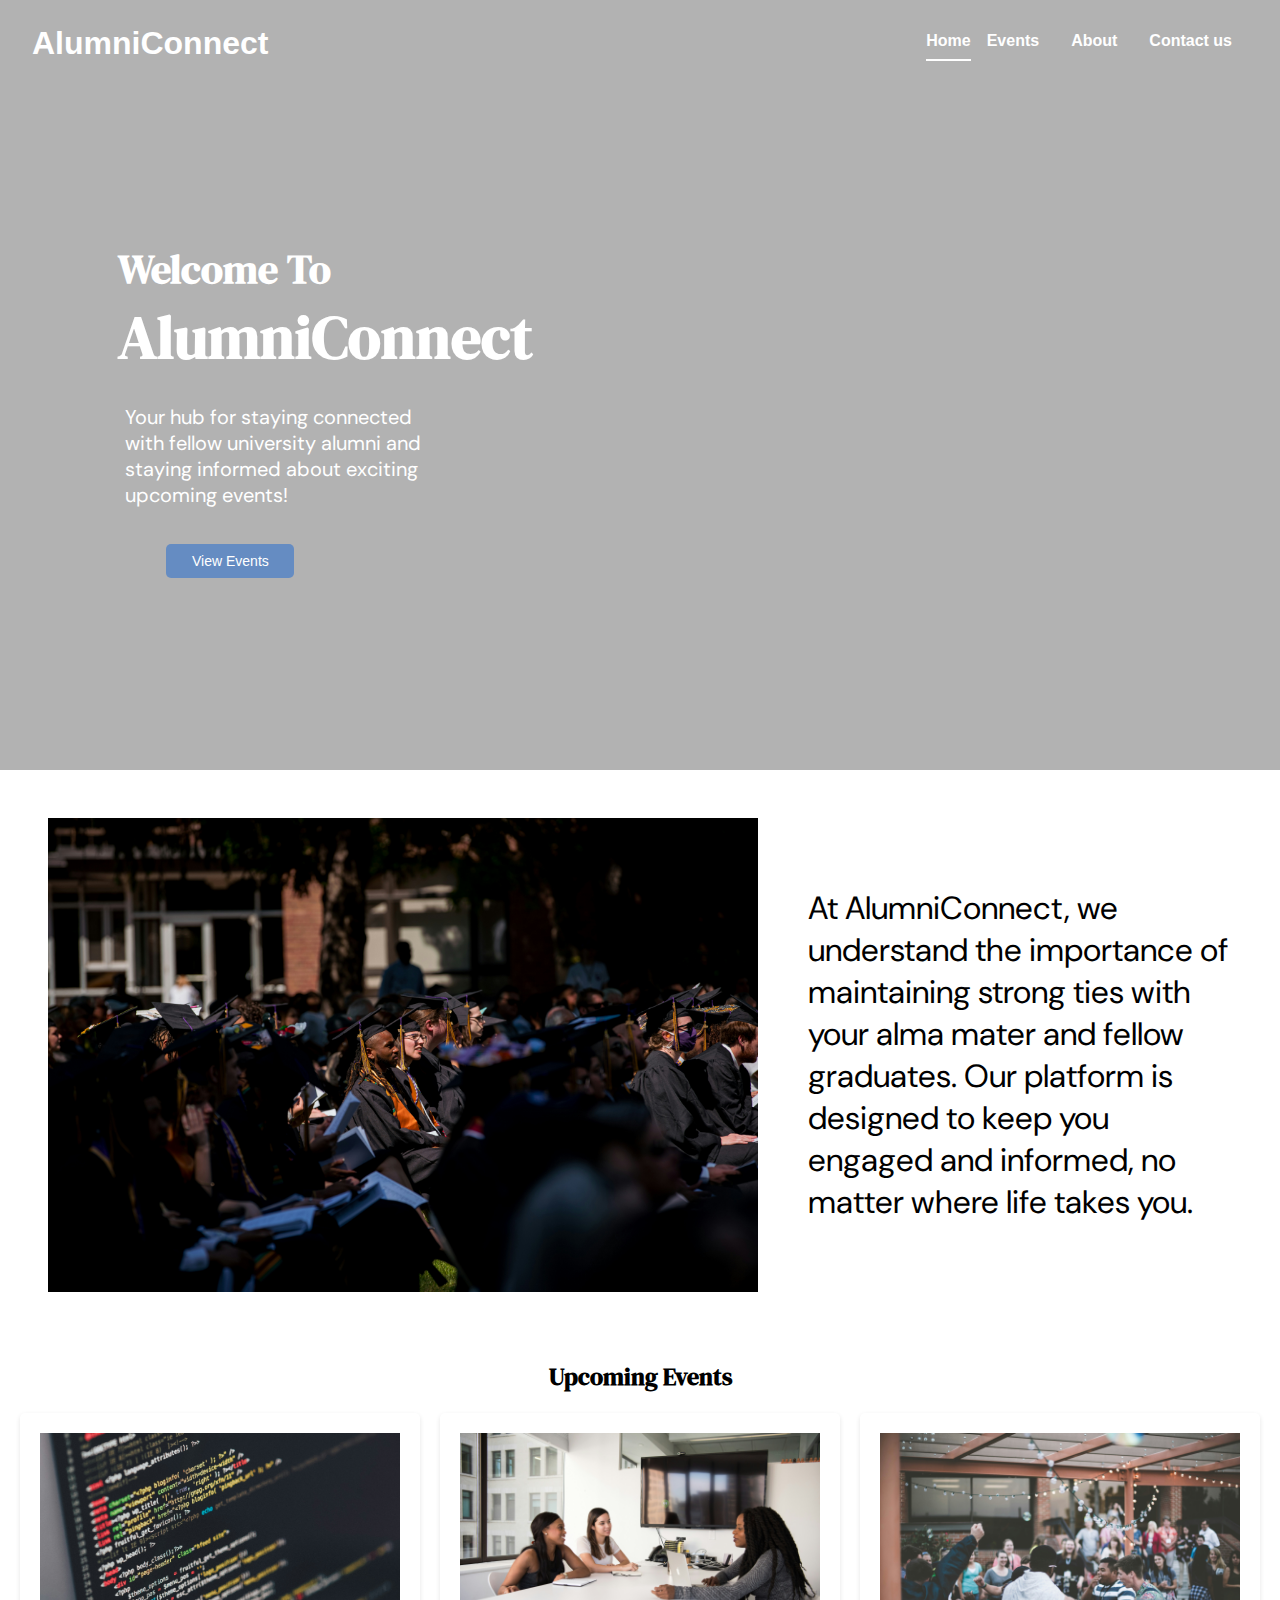
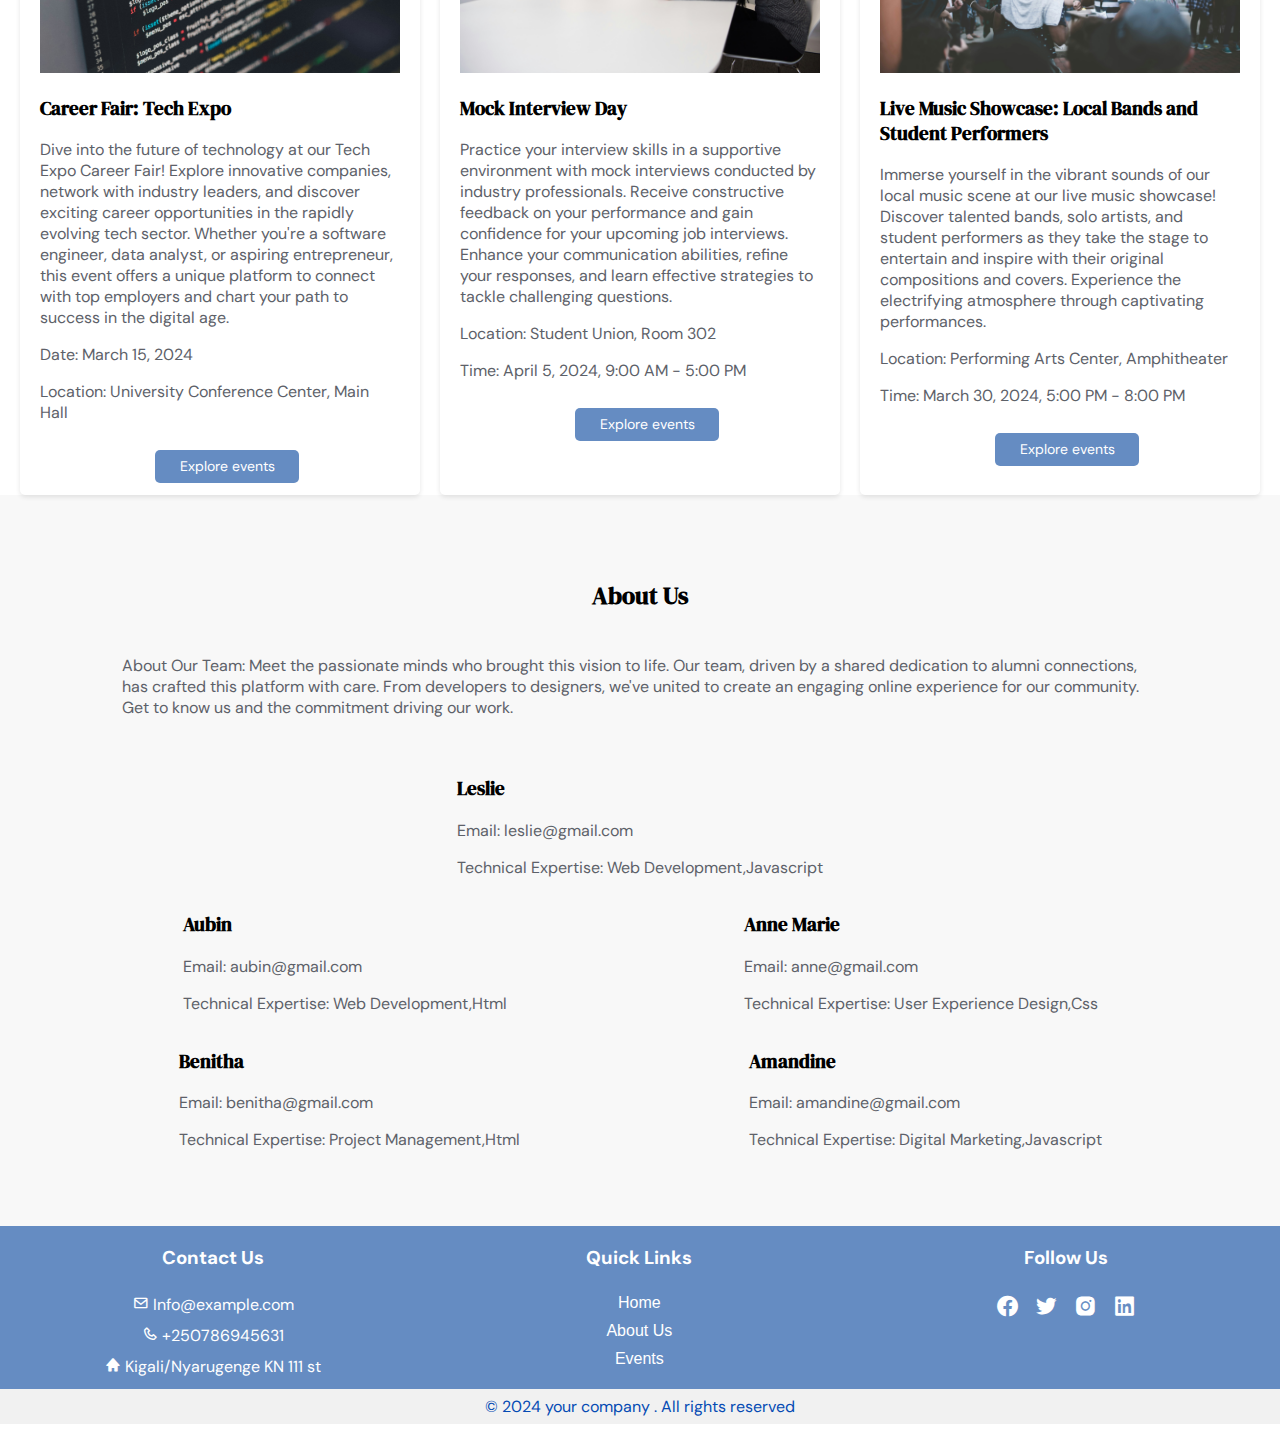
<file: index.html>
<!DOCTYPE html>
<html lang="en">
  <head>
    <meta charset="UTF-8" />
    <meta name="viewport" content="width=device-width, initial-scale=1.0" />
    <title>Home</title>
    <link rel="shortcut icon" type="image/png" href="images/Logo.png">
    <link rel="stylesheet" href="home.css" />
   
    <link
      href="https://unpkg.com/boxicons@2.1.4/css/boxicons.min.css"
      rel="stylesheet"
    />
  </head>
  <body>
    <div class="bg-image">
    <header>
      <div class="nav-container">
        <h1><a href="index.html" class="logo">AlumniConnect</a></h1>
        <div class="menu-toggle" id="menuToggle">
          <span>Menu</span>
      </div>
        <nav>
            <ul>
                <li><a href="index.html" class="dropbtn current-page">Home</a></li>
                <div class="dropdown">
                    <li><a href="#" class="dropbtn">Events</a></li>
                    <div class="dropdown-content">
                        <a href="careerdevelopment.html">Career Development</a>
                        <a href="onCampusEvents.html">On-Campus Events</a>
                    </div>
                </div>
                <li><a href="#about" class="dropbtn">About</a></li>
                <li><a href="#footer" class="dropbtn">Contact us</a></li>
            </ul>
        </nav>
    </div>
    </header>


    <main>
      <section>
        <section class="container">
          <div class="background-element"></div>
          <div class="sec1">
            <h1>Welcome To <span>AlumniConnect</span></h1>
            <p>
              Your hub for staying connected with fellow university alumni and
              staying informed about exciting upcoming events!
            </p>
            <div class="btn">
            <button><a href="#up-events">View Events</a></button></div>
          </div>
        </section>
    </div>
        <div class="aim">
          <img src="images/moses-malik-roldan-HPHWtnUL0OA-unsplash.jpg" alt="" />
            <p>
              At AlumniConnect, we understand the importance of maintaining
              strong ties with your alma mater and fellow graduates. Our
              platform is designed to keep you engaged and informed, no matter
              where life takes you.
            </p>
        </div>
      </section>


      <section class="events">
        <div id="up-events">
        <h2>Upcoming Events</h2>
        <div class="upcoming-events">
          <div class="event">
            <img src="./images\ilya-pavlov-OqtafYT5kTw-unsplash.jpg" alt="" />
            <h3>Career Fair: Tech Expo</h3>
            <p>
              Dive into the future of technology at our Tech Expo Career Fair!
              Explore innovative companies, network with industry leaders, and
              discover exciting career opportunities in the rapidly evolving
              tech sector. Whether you're a software engineer, data analyst, or
              aspiring entrepreneur, this event offers a unique platform to
              connect with top employers and chart your path to success in the
              digital age.
            </p>
            <p>Date: March 15, 2024</p>
            <p>Location: University Conference Center, Main Hall</p>
            <div class="eventsbtn">
            <a href="./careerdevelopment.html"><span>Explore events</span></a></div>
          </div>
          <div class="event">
            <img src="./images/christina-wocintechchat-com-vzfgh3RAPzM-unsplash.jpg" alt="" />
            <h3>Mock Interview Day</h3>
            <p>
              Practice your interview skills in a supportive environment with mock interviews 
              conducted by industry professionals. Receive constructive feedback on your performance 
              and gain confidence for your upcoming job interviews. Enhance your communication abilities, 
              refine your responses, and learn effective strategies to tackle challenging
              questions. 
            </p>
            <p>Location: Student Union, Room 302</p>
            <p>Time: April 5, 2024, 9:00 AM - 5:00 PM</p>
             <div class="eventsbtn">
            <a href="./onCampusEvents.html"><span>Explore events</span></a></div>
          </div>
          <div class="event">
            <img src="./images\samantha-gades-7J4T1XzpJgU-unsplash.jpg" alt="" />
            <h3>Live Music Showcase: Local Bands and Student Performers</h3>
            <p>
              Immerse yourself in the vibrant sounds of our local music scene at 
              our live music showcase! Discover talented bands, solo artists, and student 
              performers as they take the stage to entertain and inspire with their original 
              compositions and covers. Experience the electrifying atmosphere through captivating performances.
            </p>
            <p>Location: Performing Arts Center, Amphitheater</p>
            <p>Time: March 30, 2024, 5:00 PM - 8:00 PM</p>
              <div class="eventsbtn">
            <a href="./onCampusEvents.html"><span>Explore events</span></a></div>
          </div>
        </div>
      </div>
      </section>
      <section class="team-section" id="about">
          <h2>About Us</h2>
          <p class="about">
            About Our Team:
            Meet the passionate minds who brought this vision to life.
            Our team, driven by a shared dedication to alumni connections,
            has crafted this platform with care. From developers to designers,
            we've united to create an engaging online experience for our community. 
            Get to know us and the commitment driving our work.</p>
          <div class="team">
          <div class="team-1">
          <div class="team-member">
              <h3>Leslie</h3>
              <p>Email: leslie@gmail.com</p>
              <p>Technical Expertise: Web Development,Javascript</p>
          </div>
          </div>
          <div class="team-2">
          <div class="team-member">
              <h3>Aubin</h3>
              <p>Email: aubin@gmail.com</p>
              <p>Technical Expertise: Web Development,Html</p>
          </div>
          <div class="team-member">
              <h3>Anne Marie</h3>
              <p>Email: anne@gmail.com</p>
              <p>Technical Expertise: User Experience Design,Css</p>
          </div>
          </div>
          <div class="team-3">
          <div class="team-member">
              <h3>Benitha</h3>
              <p>Email: benitha@gmail.com</p>
              <p>Technical Expertise: Project Management,Html</p>
          </div>
          <div class="team-member">
              <h3>Amandine</h3>
              <p>Email: amandine@gmail.com</p>
              <p>Technical Expertise: Digital Marketing,Javascript</p>
          </div>
          </div>
          </div>
      </section>
      </section>
    </main>
    <br />
    <br />
    <footer class="foo" id="footer">
      <div class="footer-container">
        <div class="footer-content">
          <h3>Contact Us</h3>
          <p><i class='bx bx-envelope'></i> Info@example.com</p>
          <p><i class='bx bx-phone' ></i> +250786945631</p>
          <p><i class='bx bxs-home' ></i> Kigali/Nyarugenge KN 111 st</p>
        </div>
        <div class="footer-content">
          <h3>Quick Links</h3>
          <ul class="list">
            <li><a href="./index.html">Home</a></li>
            <li><a href="#about">About Us</a></li>
            <li><a href="./careerdevelopment.html">Events</a></li>

          </ul>
        </div>
        <div class="footer-content">
          <h3>Follow Us</h3>
          <ul class="social-icons">
            <li>
              <a href=""><i class="bx bxl-facebook-circle"></i></a>
            </li>
            <li>
              <a href=""><i class="bx bxl-twitter"></i></a>
            </li>
            <li>
              <a href=""><i class="bx bxl-instagram-alt"></i></a>
            </li>
            <li>
              <a href=""><i class="bx bxl-linkedin-square"></i></a>
            </li>
          </ul>
        </div>
      </div>
      <div class="bottom-bar">
        <p>&copy; 2024 your company . All rights reserved</p>
      </div>
    </footer>

 <script src="index.js"></script>
  </body>
</html>
</file>
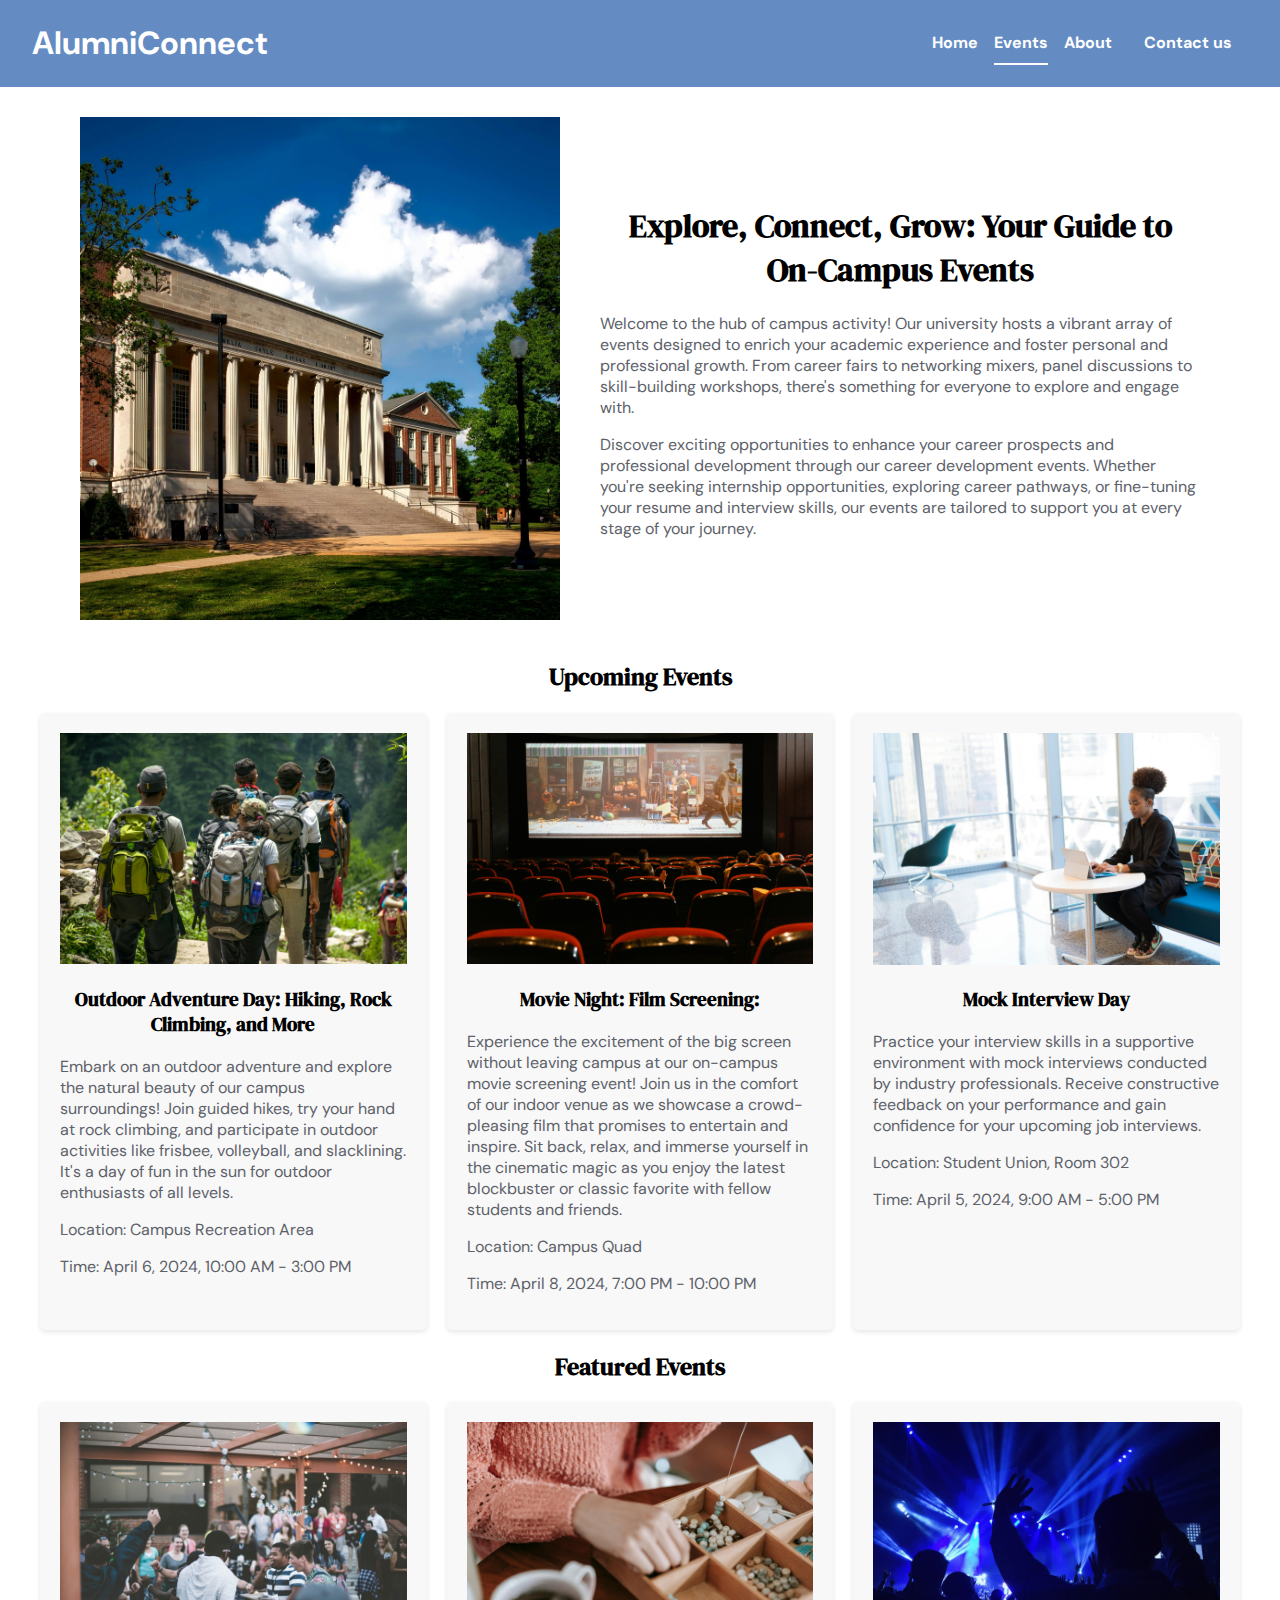
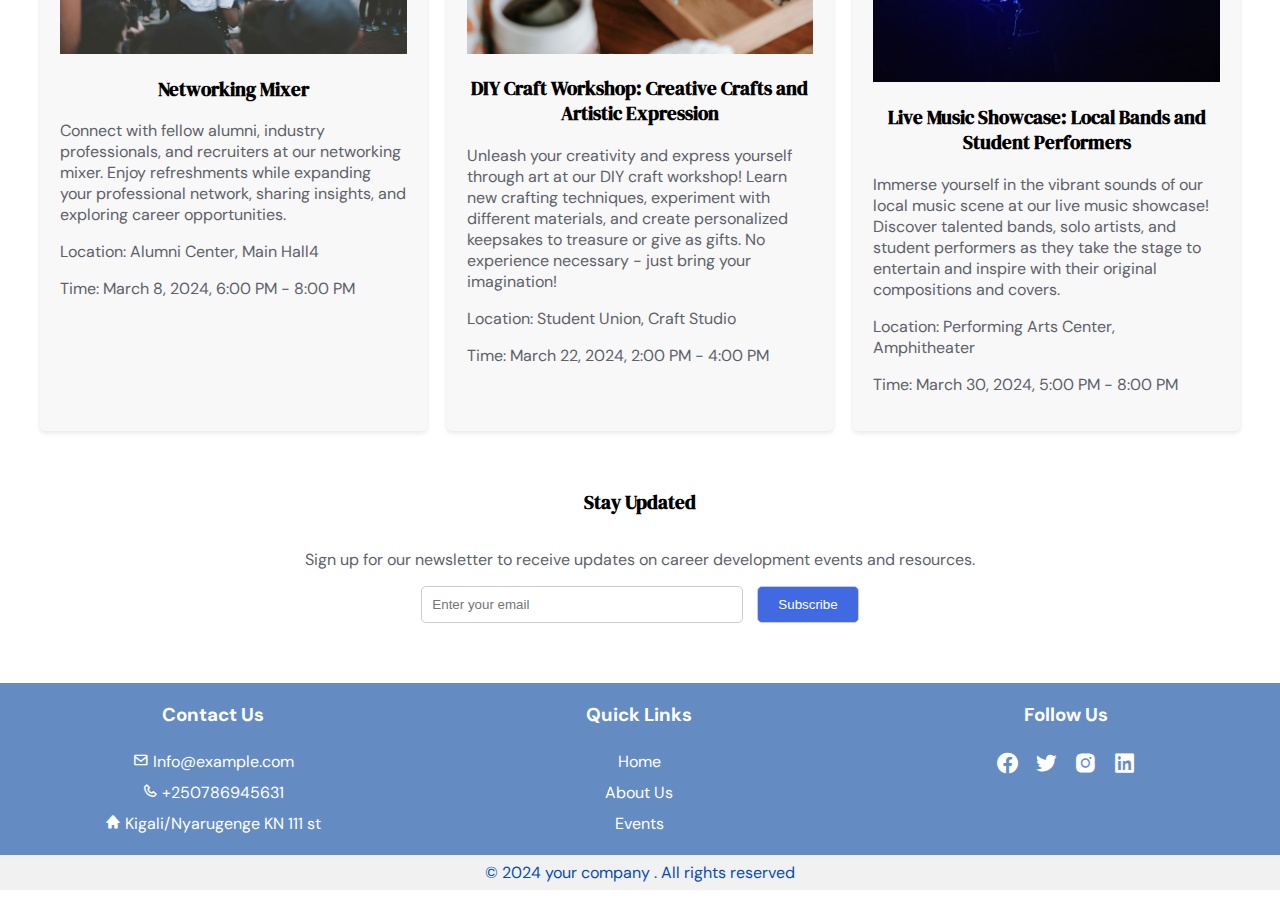
<file: onCampusEvents.html>
<!DOCTYPE html>
<html lang="en">
  <head>
    <meta charset="UTF-8" />
    <meta name="viewport" content="width=device-width, initial-scale=1.0" />
    <title>On-Campus Events</title>
    <link rel="shortcut icon" type="image/png" href="images/Logo.png">
    <link rel="stylesheet" href="careerdevelopment.css" />
    <link
      href="https://unpkg.com/boxicons@2.1.4/css/boxicons.min.css"
      rel="stylesheet"
    />
  </head>
  <body>
    <header>
      <div class="nav-container">
        <h1><a href="index.html" class="logo">AlumniConnect</a></h1>
        <div class="menu-toggle" id="menuToggle">
          <span>Menu</span>
      </div>
        <nav>
            <ul>
                <li><a href="index.html" class="dropbtn">Home</a></li>
                <div class="dropdown">
                    <li><a href="#" class="dropbtn current-page">Events</a></li>
                    <div class="dropdown-content">
                        <a href="careerdevelopment.html">Career Development</a>
                        <a href="onCampusEvents.html">On-Campus Events</a>
                    </div>
                </div>
                <li><a href="./index.html #about" class="dropbtn">About</a></li>
                <li><a href="#footer" class="dropbtn">Contact us</a></li>
            </ul>
        </nav>
    </div>
    </header>
    <main>
      <div class="banner-container">
        <img src="images/pexels-pixabay-256490.jpg" alt="" class="banner" />
        <div class="main-container">
          <h1>Explore, Connect, Grow: Your Guide to On-Campus Events</h1>
          <p>
            Welcome to the hub of campus activity! Our university hosts a
            vibrant array of events designed to enrich your academic experience
            and foster personal and professional growth. From career fairs to
            networking mixers, panel discussions to skill-building workshops,
            there's something for everyone to explore and engage with.
          </p>
          <p>
            Discover exciting opportunities to enhance your career prospects and
            professional development through our career development events.
            Whether you're seeking internship opportunities, exploring career
            pathways, or fine-tuning your resume and interview skills, our
            events are tailored to support you at every stage of your journey.
          </p>
        </div>
      </div>
      <section class="events">
        <h2>Upcoming Events</h2>
        <div class="upcoming-events">
          <div class="event">
            <img src="images/pexels-guduru-ajay-bhargav-1076081.jpg" alt="" />
            <h3>Outdoor Adventure Day: Hiking, Rock Climbing, and More</h3>
            <p>
              Embark on an outdoor adventure and explore the natural beauty of
              our campus surroundings! Join guided hikes, try your hand at rock
              climbing, and participate in outdoor activities like frisbee,
              volleyball, and slacklining. It's a day of fun in the sun for
              outdoor enthusiasts of all levels.
            </p>
            <p>Location: Campus Recreation Area</p>
            <p>Time: April 6, 2024, 10:00 AM - 3:00 PM</p>
          </div>
          <div class="event">
            <img src="images/pexels-tima-miroshnichenko-7991579.jpg" alt="" />
            <h3>Movie Night: Film Screening:</h3>
            <p>
              Experience the excitement of the big screen without leaving campus
              at our on-campus movie screening event! Join us in the comfort of
              our indoor venue as we showcase a crowd-pleasing film that
              promises to entertain and inspire. Sit back, relax, and immerse
              yourself in the cinematic magic as you enjoy the latest
              blockbuster or classic favorite with fellow students and friends.
            </p>
            <p>Location: Campus Quad</p>
            <p>Time: April 8, 2024, 7:00 PM - 10:00 PM</p>
          </div>
          <div class="event">
            <img
              src="images/christina-wocintechchat-com-eZ8g_7Sh0J0-unsplash.jpg"
              alt=""
            />
            <h3>Mock Interview Day</h3>
            <p>
              Practice your interview skills in a supportive environment with
              mock interviews conducted by industry professionals. Receive
              constructive feedback on your performance and gain confidence for
              your upcoming job interviews.
            </p>
            <p>Location: Student Union, Room 302</p>
            <p>Time: April 5, 2024, 9:00 AM - 5:00 PM</p>
          </div>
        </div>
        <h2>Featured Events</h2>
        <div class="featured-events">
          <div class="event">
            <img src="images/samantha-gades-7J4T1XzpJgU-unsplash.jpg" alt="" />
            <h3>Networking Mixer</h3>
            <p>
              Connect with fellow alumni, industry professionals, and recruiters
              at our networking mixer. Enjoy refreshments while expanding your
              professional network, sharing insights, and exploring career
              opportunities.
            </p>
            <p>Location: Alumni Center, Main Hall4</p>
            <p>Time: March 8, 2024, 6:00 PM - 8:00 PM</p>
          </div>
          <div class="event">
            <img src="images/pexels-miriam-alonso-7585823.jpg" alt="" />
            <h3>DIY Craft Workshop: Creative Crafts and Artistic Expression</h3>
            <p>
              Unleash your creativity and express yourself through art at our
              DIY craft workshop! Learn new crafting techniques, experiment with
              different materials, and create personalized keepsakes to treasure
              or give as gifts. No experience necessary - just bring your
              imagination!
            </p>
            <p>Location: Student Union, Craft Studio</p>
            <p>Time: March 22, 2024, 2:00 PM - 4:00 PM</p>
          </div>
          <div class="event">
            <img src="images/melissa-askew-AUXanrckXn0-unsplash.jpg" alt="" />
            <h3>Live Music Showcase: Local Bands and Student Performers</h3>
            <p>
              Immerse yourself in the vibrant sounds of our local music scene at
              our live music showcase! Discover talented bands, solo artists,
              and student performers as they take the stage to entertain and
              inspire with their original compositions and covers.
            </p>
            <p>Location: Performing Arts Center, Amphitheater</p>
            <p>Time: March 30, 2024, 5:00 PM - 8:00 PM</p>
          </div>
        </div>
      </section>
      <section class="resources">
        <div></div>
        <div></div>
        <div></div>
      </section>
      <section class="subscribe">
        <h3>Stay Updated</h3>
        <p>
          Sign up for our newsletter to receive updates on career development
          events and resources.
        </p>
        <form action="#">
          <input type="email" placeholder="Enter your email" />
          <button type="submit">Subscribe</button>
        </form>
      </section>
    </main>
    <footer class="foo" id="footer">
      <div class="footer-container">
        <div class="footer-content">
          <h3>Contact Us</h3>
          <p><i class='bx bx-envelope'></i> Info@example.com</p>
          <p><i class='bx bx-phone' ></i> +250786945631</p>
          <p><i class='bx bxs-home' ></i> Kigali/Nyarugenge KN 111 st</p>
        </div>
        <div class="footer-content">
          <h3>Quick Links</h3>
          <ul class="list">
            <li><a href="index.html">Home</a></li>
            <li><a href="./index.html #about">About Us</a></li>
            <li><a href="./careerdevelopment.html">Events</a></li>
          </ul>
        </div>
        <div class="footer-content">
          <h3>Follow Us</h3>
          <ul class="social-icons">
            <li>
              <a href=""><i class="bx bxl-facebook-circle"></i></a>
            </li>
            <li>
              <a href=""><i class="bx bxl-twitter"></i></a>
            </li>
            <li>
              <a href=""><i class="bx bxl-instagram-alt"></i></a>
            </li>
            <li>
              <a href=""><i class="bx bxl-linkedin-square"></i></a>
            </li>
          </ul>
        </div>
      </div>
      <div class="bottom-bar">
        <p>&copy; 2024 your company . All rights reserved</p>
      </div>
    </footer>

    <script src="./index.js"></script>
  </body>
</html>
</file>
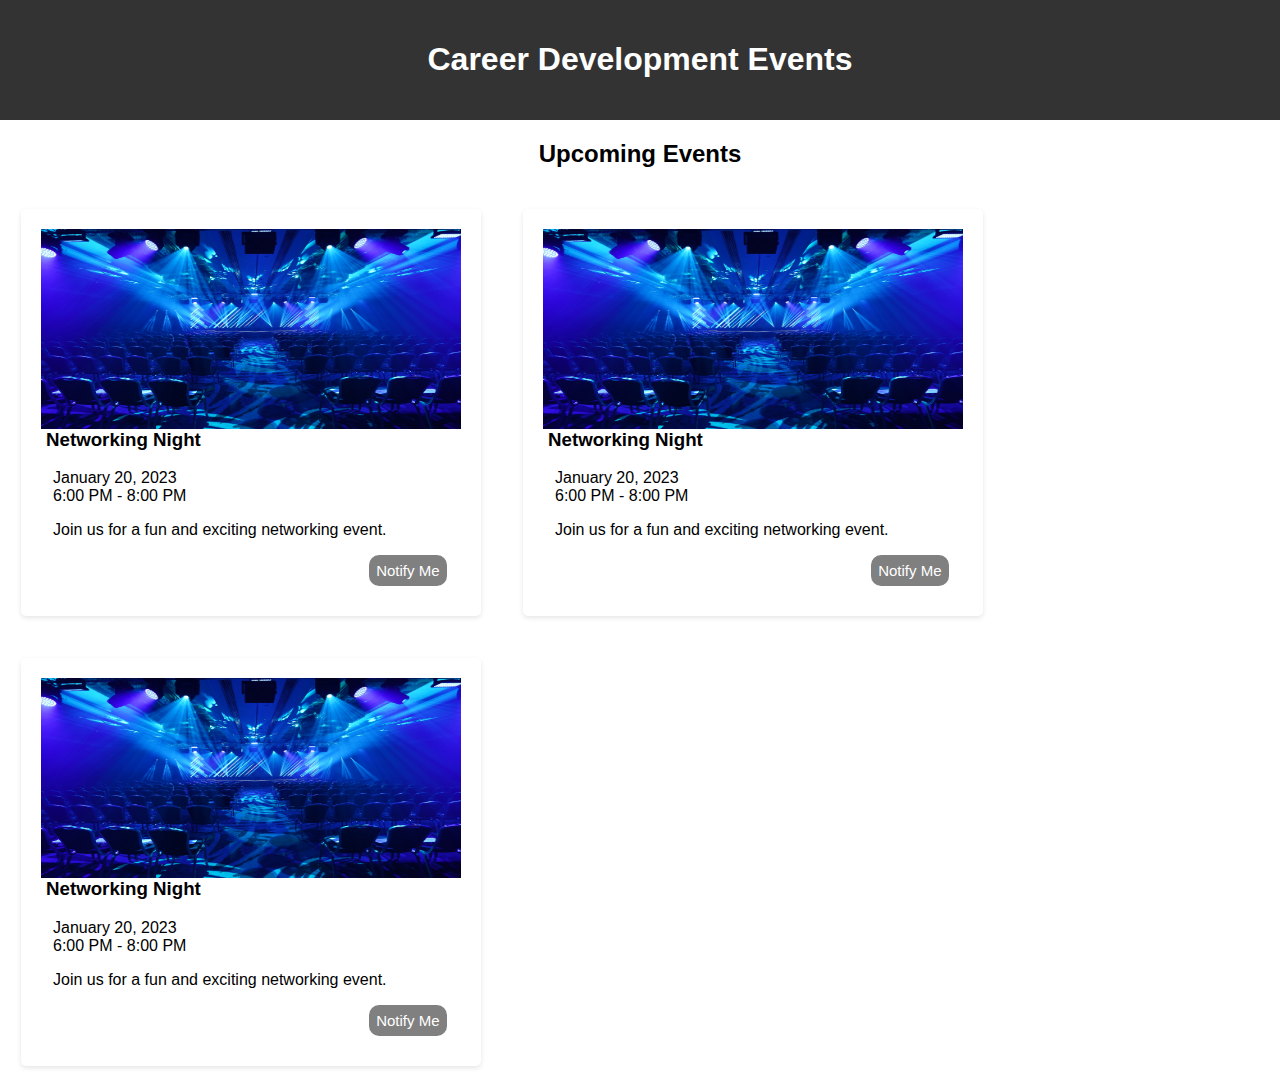
<file: AlumniConnect/trial.html>
<!DOCTYPE html>
<html lang="en">
<head>
    <meta charset="UTF-8">
    <meta name="viewport" content="width=device-width, initial-scale=1.0">
    <title>Career Development Events</title>
    <style>
        body {
            font-family: Arial, sans-serif;
            margin: 0;
            padding: 0;
        }
        header {
            background-color: #333;
            color: #fff;
            padding: 20px;
            text-align: center;
        }
        .container {
            float: left;
            max-width: 1000px;
            margin: 0 auto;
            padding: 5px;
        }
        .event-calendar {
            width: 100%;
            height: auto;
            margin: 6px;
            float: left;
            display: grid;
            grid-template-columns: repeat(auto-fit, minmax(250px, 1fr));
            gap: 20px;
        }
        .event {
            width: 420px;
            margin: 10px;
            height: auto;
            float: left;
            background-color: #fff;
            box-shadow: 0 2px 5px rgba(0, 0, 0, 0.1);
            padding: 20px;
            border-radius: 5px;
            transition: transform 0.2s ease-in-out;
        }
        .event:hover {
            transform: translateY(-5px);
        }
        .event h3 {
            margin-top: 0;
        }
        .featured-events {
            display: grid;
            grid-template-columns: repeat(auto-fit, minmax(300px, 1fr));
            gap: 20px;
        }
        .featured-event {
            background-color: #fff;
            box-shadow: 0 2px 5px rgba(0, 0, 0, 0.1);
            padding: 20px;
            border-radius: 5px;
            transition: transform 0.2s ease-in-out;
        }
        .featured-event:hover {
            transform: translateY(-5px);
        }
        .cta {
            background-color: #333;
            color: #fff;
            padding: 20px;
            text-align: center;
            margin-top: 20px;
            border-radius: 5px;
            transition: transform 0.2s ease-in-out;
        }
        .cta:hover {
            transform: translateY(-5px);
        }
        form {
            display: flex;
            justify-content: center;
            align-items: center;
            margin-top: 20px;
        }
        form input[type="email"] {
            width: 300px;
            padding: 10px;
            border-radius: 5px;
            border: 1px solid #ccc;
            margin-right: 10px;
        }
        form button[type="submit"] {
            background-color: #fff;
            color: #333;
            padding: 10px 20px;
            border-radius: 5px;
            border: 1px solid #ccc;
            cursor: pointer;
            transition: transform 0.2s ease-in-out;
        }
        form button[type="submit"]:hover {
            background-color: #333;
            color: #fff;
            transform: translateY(-2px);
        }

        .event_img{
            width: 100%;
            float: left;
            display: flex;
        }
        .event_img img {
            width: 100%;
        }
        .event-info{
            padding-left: 5px;
            float: left;
        }

        img{
           height: 200px;
           width: 200px;
        }

        .event-info p{
            margin-left: 7px;
	        margin-right: 10px;
	        text-align: justify;

        }
        .event-not{
            padding: 7px;
	        background-color: grey;
	        float: right;
	        margin-right: -50px;
	        margin-bottom: 10px;
	        font-size: 15px;
	        color: white;
	        font-family: Arial;
            border-radius: 10px;
        }
        h2{
            text-align: center;
            
        }

    </style>
</head>
<body>
    <header>
        <h1>Career Development Events</h1>
    </header>

    <h2>Upcoming Events</h2>

    <div class="container">
        <div class="event-calendar">
                <div class="event">
                    <div class="event_img">
                        <img src="images/R.jpg" alt="">
                    </div>
                    <div class="event-info">
                        <h3>Networking Night</h3>
                        <p>January 20, 2023 <br>
                            6:00 PM - 8:00 PM</p>
                        <p>Join us for a fun and exciting networking event.</p>
                        <a href="/"><span class="event-not">Notify Me</span></a>
                    </div>    
            </div>
        </div>
    </div>        
           
    <div class="container">
        <div class="event-calendar">
                <div class="event">
                    <div class="event_img">
                        <img src="images/R.jpg" alt="">
                    </div>
                    <div class="event-info">
                        <h3>Networking Night</h3>
                        <p>January 20, 2023 <br>
                            6:00 PM - 8:00 PM</p>
                        <p>Join us for a fun and exciting networking event.</p>
                        <a href="/"><span class="event-not">Notify Me</span></a>
                    </div>    
            </div>
        </div>
    </div>        

    <div class="container">
        <div class="event-calendar">
                <div class="event">
                    <div class="event_img">
                        <img src="images/R.jpg" alt="">
                    </div>
                    <div class="event-info">
                        <h3>Networking Night</h3>
                        <p>January 20, 2023 <br>
                            6:00 PM - 8:00 PM</p>
                        <p>Join us for a fun and exciting networking event.</p>
                        <a href="/"><span class="event-not">Notify Me</span></a>
                    </div>    
            </div>
        </div>
    </div>
</file>
<file: home.css>
@import url('https://fonts.googleapis.com/css2?family=DM+Sans:ital,opsz,wght@0,9..40,100..1000;1,9..40,100..1000&family=DM+Serif+Display:ital@0;1&display=swap');

body {
  padding: 0;
  margin: 0;
}

h1,
h2,
h3 {
  font-family: 'DM Serif Display', serif;
}

header {
  max-width: 100%;
}

p {
  font-family: 'dm sans', sans-serif;
  color: #5d6169;
}

a {
  font-family: 'dm sans', sans-serif;
}
html {
  scroll-behavior: smooth;
}
.nav-container {
  display: flex;
  justify-content: space-between;
  margin: 0 2em;
  color: #658cc2;
  font-weight: 400;
}

.dropbtn {
  padding: 16px;
  font-size: 16px;
  border: none;
  color: #fff;
  font-weight: 700;
}

.dropdown {
  position: relative;
  display: inline-block;
}

.dropdown-content {
  display: none;
  position: absolute;
  font-family: 'ubuntu', sans-serif;
  background-color: #658cc2;
  min-width: 160px;
  box-shadow: 0px 8px 16px 0px rgba(0, 0, 0, 0.2);
  z-index: 1;
}

.dropdown-content a {
  color: #fff;
  padding: 12px 16px;
  text-decoration: none;
  display: block;
}

h1 a {
  color: #fff;
}

nav ul {
  display: flex;
  justify-content: center;
  gap: 30;
  list-style: none;
  padding-top: 1em;
}

a {
  text-decoration: none;
  color: #658cc2;
  font-family: 'Ubuntu', sans-serif;
}

.current-page {
  border-bottom: 2px solid #fff;
  padding: 10px 0;
}

a:hover {
  color: #054bb4;
}

.dropdown-content a:hover {
  background-color: #ddd;
}

.dropdown:hover .dropdown-content {
  display: block;
}

.dropdown:hover .dropbtn {
  color: #054bb4;
}

.foo {
  height: 220px;
}
.footer-container {
  background: #658cc2;
  width: 100%;
  margin: auto;
  display: flex;
}
.footer-content {
  width: 33.3%;
  text-align: center;
}

.footer-content p {
  margin: auto;
  padding: 5px;
  color: white;
}

.footer-content a {
  color: white;
  text-decoration: none;
}

.footer-content h3 {
  font-family: 'dm sans', serif;
  font-weight: 700;
  color: white;
}

.list {
  padding: 0;
}
.list li {
  width: auto;
  text-align: center;
  list-style-type: none;
  padding: 5px;
  position: relative;
}
.list li::before {
  content: '';
  position: absolute;
  transform: translate(-50%, -50%);
  left: 50%;
  top: 100%;
  width: 0;
  height: 2px;
  background: #f1f1f1;
  transition-duration: 0.5s;
}
.list li:hover::before {
  width: 70px;
}

.social-icons {
  text-align: center;
  padding: 0;
}
.social-icons li {
  display: inline-block;
  text-align: center;
  padding: 5px;
}
.social-icons i {
  color: white;
  font-size: 25px;
}
a {
  text-decoration: none;
}
a:hover {
  color: #054bb4;
}
.social-icons i:hover {
  color: #054bb4;
}
.bottom-bar {
  background: #f1f1f1;
  text-align: center;
  margin-bottom: 0;
  margin: 0;
}
.bottom-bar p {
  color: #054bb4;
  margin: 0;
  font-size: 16px;
  padding: 7px;
}
.container {
  position: relative;
}

.background-element {
  position: relative;
  top: 0;
  left: 0;
  width: 100%;
  height: 100%;
  background-size: cover;
  background-repeat: no-repeat;
  opacity: 1.5;
  filter: brightness(50%);
}

.bg-image {
  background: linear-gradient(0deg, rgba(0, 0, 0, 0.3), rgba(0, 0, 0, 0.3)),
    url('https://www.estate-living.co.za/wp-content/uploads/2021/08/sa-uni-1.jpg');
  background-size: cover;
  background-repeat: no-repeat;
}

.sec1 {
  padding: 10% 4% 15% 8%;
  color: white;
  z-index: 1;
  width: 25%;
}
.sec1 h1 {
  font-size: 40px;
  padding-left: 5%;
}
.sec1 h1 span {
  color: #fff;
  font-size: 60px;
}
.sec1 p {
  padding-left: 7%;
  font-size: 20px;
  align-content: center;
  color: white;
}

.aim {
  display: flex;
  padding: 3em;
  align-items: center;
}

.aim p {
  width: 50%;
  margin-left: 50px;
  font-size: 2rem;
  color: black;
}

.aim img {
  width: 60%;
}

#up-events {
  margin-top: 20px;
  padding: 0 20px;
}
.sec1 button {
  font-family: 'DM Sans', sans-serif;
  background: #658cc2;
  font-size: 14px;
  border: none;
  border-radius: 5px;
  z-index: 1;
  /* margin: -45px; */
  padding: 3% 10%;
}
.sec1 button a {
  color: white;
}

.btn {
  padding-top: 5%;
  padding-left: 20%;
}
.sec1 button a:hover {
  color: #658cc2;
}
.sec1 button:hover {
  background: #f1f1f1;
  color: black;
  padding: 3% 10%;
  border: none;
}

.eventsbtn span {
  font-family: 'DM Sans', sans-serif;
  background: #658cc2;
  color: white;
  font-size: 14px;
  border: none;
  border-radius: 5px;
  z-index: 1;
  /* margin: -45px; */
  padding: 3% 10%;
}

.eventsbtn {
  padding-top: 5%;
  padding-left: 32%;
}

.eventsbtn span:hover {
  background: #f1f1f1;
  color: #658cc2;
  padding: 3% 10%;
  border: none;
}

.obj img {
  width: 400px;
  height: 8cm;
  margin-top: 10%;
}
.obj h4 {
  font-family: 'DM Serif Display', serif;
  color: black;
  font-size: 28px;
  margin-top: 20px;
  /* color: #658cc2; */
}
.obj p {
  text-align: left;
  font-size: 17px;
  padding: 7px;
  margin-right: 15px;
}
.event {
  background-color: #fff;
  box-shadow: 0 2px 5px rgba(0, 0, 0, 0.1);
  padding: 20px;
  border-radius: 5px;
  transition: transform 0.2s ease-in-out;
}

.upcoming-events {
  display: grid;
  grid-template-columns: repeat(auto-fit, minmax(250px, 1fr));
  gap: 20px;
}
.event img {
  width: 100%;
}

.team-section {
  background: #f8f8f8;
  padding: 5%;
  margin-bottom: -40px;
}

.about {
  padding: 2% 5%;
}

.team-1 {
  display: flex;
  justify-content: space-around;
}

.team-2 {
  display: flex;
  justify-content: space-around;
}

.team-3 {
  display: flex;
  justify-content: space-around;
}

h2 {
  font-family: 'DM Serif Display', serif;
  text-align: center;
  color: black;
}

.menu-toggle {
  display: none; 
}
.menu-toggle span {
  color: white;
  font-weight: 300;
}

@media screen and (max-width: 540px) {
  .menu-toggle {
    margin-top: -9%;
    margin-left: 90%;
      display: block; 
      cursor: pointer;
      font-size: larger;
  }

  nav {
      display: none; 
  }

  nav.active {
      display: flex; 
  }

  header {
    max-width: 100%;
  }
  
  .nav-container {
    display: block;
    justify-content: space-between;
    /* margin: 0 2em; */
    color: #658cc2;
    font-weight: 400;
  }
  .nav-container h1{
    margin-top: 0%;
    padding-top: 10%;
    font-size: 150%;
  }
  nav ul {
    display: flex;
    justify-content: center;
    gap: 30;
    list-style: none;
    padding-top: 1em;
  }
  nav{
    margin-left: 13%;
  }
  .container {
    position: relative;
  }
  
  .background-element {
    position: relative;
    top: 0;
    left: 0;
    width: 100%;
    height: 100%;
    background-size: cover;
    background-repeat: no-repeat;
    opacity: 1.5;
    filter: brightness(50%);
  }
  
  .bg-image {
    background: linear-gradient(0deg, rgba(0, 0, 0, 0.3), rgba(0, 0, 0, 0.3)),
      url('https://www.estate-living.co.za/wp-content/uploads/2021/08/sa-uni-1.jpg');
    background-size: cover;
    background-repeat: no-repeat;
  }
  
  .sec1 {
    padding: 6% 2% 7% 4%;
    color: white;
    z-index: 1;
    width: 40%;
  }
  .sec1 h1 {
    font-size: 150%;
    padding-left: 5%;
  }
  .sec1 h1 span {
    color: #fff;
    font-size: 150%;
  }
  .sec1 p {
    padding-left: 7%;
    font-size: 120%;
    align-content: center;
    color: white;
  }
  
  .aim {
    display: flex;
    margin-left: -3%;
    /* align-items: center; */
  }
  
  .aim p {
    /* width: 55%; */
    margin-left: 4%;
    font-size: 90.5%;
    color: black;
  }
  
  .aim img {
    width: 60%;
  }
  
}
</file>
<file: careerdevelopment.css>
@import url('https://fonts.googleapis.com/css2?family=DM+Sans:ital,opsz,wght@0,9..40,100..1000;1,9..40,100..1000&family=DM+Serif+Display:ital@0;1&display=swap');
body {
  padding: 0;
  margin: 0;
  background-color: #fff;
}

p {
  font-family: 'DM Sans', sans-serif;
  color: #5d6169;
}

header {
  max-width: 100%;
  background: #658cc2;
  margin-bottom: 30px;
}

h1,
h2,
h3 {
  font-family: 'DM Serif Display', serif;
  text-align: center;
  color: black;
}

main {
  width: 95%;
  max-width: 1200px;
  margin: 0 auto;
}

.event img {
  width: 100%;
}

.nav-container {
  display: flex;
  justify-content: space-between;
  margin: 0 2em;
  color: #658cc2;
  font-weight: 400;
}

.banner-container {
  display: flex;
  justify-content: space-evenly;
  align-items: center;
  margin-bottom: 40px;
}

html{
  scroll-behavior: smooth;
}
.main-container {
  width: 50%;
}

.dropbtn {
  padding: 16px;
  font-size: 16px;
  border: none;
  color: #fff;
  font-weight: 700;
}

.dropdown {
  position: relative;
  display: inline-block;
}

.dropdown-content {
  display: none;
  position: absolute;
  font-family: 'DM Sans', sans-serif;
  background-color: #f1f1f1;
  min-width: 160px;
  box-shadow: 0px 8px 16px 0px rgba(0, 0, 0, 0.2);
  z-index: 1;
}

.dropdown-content a {
  color: #658cc2;
  padding: 12px 16px;
  text-decoration: none;
  display: block;
}

nav ul {
  display: flex;
  justify-content: center;
  gap: 30;
  list-style: none;
  padding-top: 1em;
}

.banner {
  object-fit: cover;
  object-position: center;
  width: 40%;
  display: block;
}

.contact {
  color: black;
  margin-left: auto;
}

a {
  text-decoration: none;
  font-family: 'dm sans', sans-serif;
}

h1 a {
  color: #fff;
}

.event {
  background-color: #f8f8f8;
  box-shadow: 0 2px 5px rgba(0, 0, 0, 0.1);
  padding: 20px;
  border-radius: 5px;
  transition: transform 0.2s ease-in-out;
}

.upcoming-events {
  display: grid;
  grid-template-columns: repeat(auto-fit, minmax(250px, 1fr));
  gap: 20px;
}

.featured-events {
  display: grid;
  grid-template-columns: repeat(auto-fit, minmax(250px, 1fr));
  gap: 20px;
}

.subscribe {
  display: flex;
  flex-direction: column;
  justify-content: center;
  align-items: center;
  padding: 20px;
  margin-top: 20px;
  margin-bottom: 40px;
}

form input[type='email'] {
  width: 300px;
  padding: 10px;
  border-radius: 5px;
  border: 1px solid #ccc;
  margin-right: 10px;
}
form button[type='submit'] {
  background-color: royalblue;
  color: #fff;
  padding: 10px 20px;
  border-radius: 5px;
  border: 1px solid #ccc;
  cursor: pointer;
  transition: transform 0.2s ease-in-out;
}

form button[type='submit']:hover {
  background-color: #fff;
  color: royalblue;
  border: 2px solid royalblue;
  transform: translateY(-2px);
}

.foo {
  height: 220px;
}
.footer-container {
  background: #658cc2;
  width: 100%;
  margin: auto;
  display: flex;
}
.footer-content {
  width: 33.3%;
  text-align: center;
}

.footer-content p {
  margin: auto;
  padding: 5px;
  color: white;
}

.footer-content a {
  color: white;
  text-decoration: none;
}

.footer-content h3 {
  font-family: 'dm sans', serif;
  font-weight: 700;
  color: white;
}

.list {
  padding: 0;
}
.list li {
  width: auto;
  text-align: center;
  list-style-type: none;
  padding: 5px;
  position: relative;
}
.list li::before {
  content: '';
  position: absolute;
  transform: translate(-50%, -50%);
  left: 50%;
  top: 100%;
  width: 0;
  height: 2px;
  background: #f1f1f1;
  transition-duration: 0.5s;
}
.list li:hover::before {
  width: 70px;
}

.social-icons {
  text-align: center;
  padding: 0;
}
.social-icons li {
  display: inline-block;
  text-align: center;
  padding: 5px;
}
.social-icons i {
  color: white;
  font-size: 25px;
}
a {
  text-decoration: none;
}
a:hover {
  color: #054bb4;
}
.social-icons i:hover {
  color: #054bb4;
}
.bottom-bar {
  background: #f1f1f1;
  text-align: center;
  margin-bottom: 0;
  margin: 0;
}
.bottom-bar p {
  color: #054bb4;
  margin: 0;
  font-size: 16px;
  padding: 7px;
}

.current-page {
  border-bottom: 2px solid #fff;
  padding: 10px 0;
}

.event:hover {
  transform: translateY(-5px);
}

.dropdown-content a:hover {
  background-color: #ddd;
}

.dropdown:hover .dropdown-content {
  display: block;
}

.menu-toggle {
  display: none; 
}
.menu-toggle span {
  color: white;
  font-weight: 300;
}

@media screen and (max-width: 540px) {
  .menu-toggle {
    margin-top: -9%;
    margin-left: 90%;
      display: block; 
      cursor: pointer;
      font-size: larger;
  }

  nav {
      display: none; 
  }

  nav.active {
      display: flex; 
  }

  header {
    max-width: 100%;
  }
  
  .nav-container {
    display: block;
    justify-content: space-between;
    /* margin: 0 2em; */
    color: #658cc2;
    padding-bottom: 3%;
    font-weight: 400;
  }
  .nav-container h1{
    margin-top: 0%;
    margin-left: -65%;
    padding-top: 10%;
    font-size: 150%;
  }
  nav ul {
    display: flex;
    justify-content: center;
    gap: 30;
    list-style: none;
    padding-top: 1em;
  }
  nav{
    margin-left: 10%;
  }
  .banner-container {
    display: block;
    justify-content: space-evenly;
    align-items: center;
    margin-bottom: 40px;
  }
  .banner-container img{
    /* margin-top: -70%; */
    width: 100%;
  }
  .main-container {
    width: 100%;
  }
}
</file>
